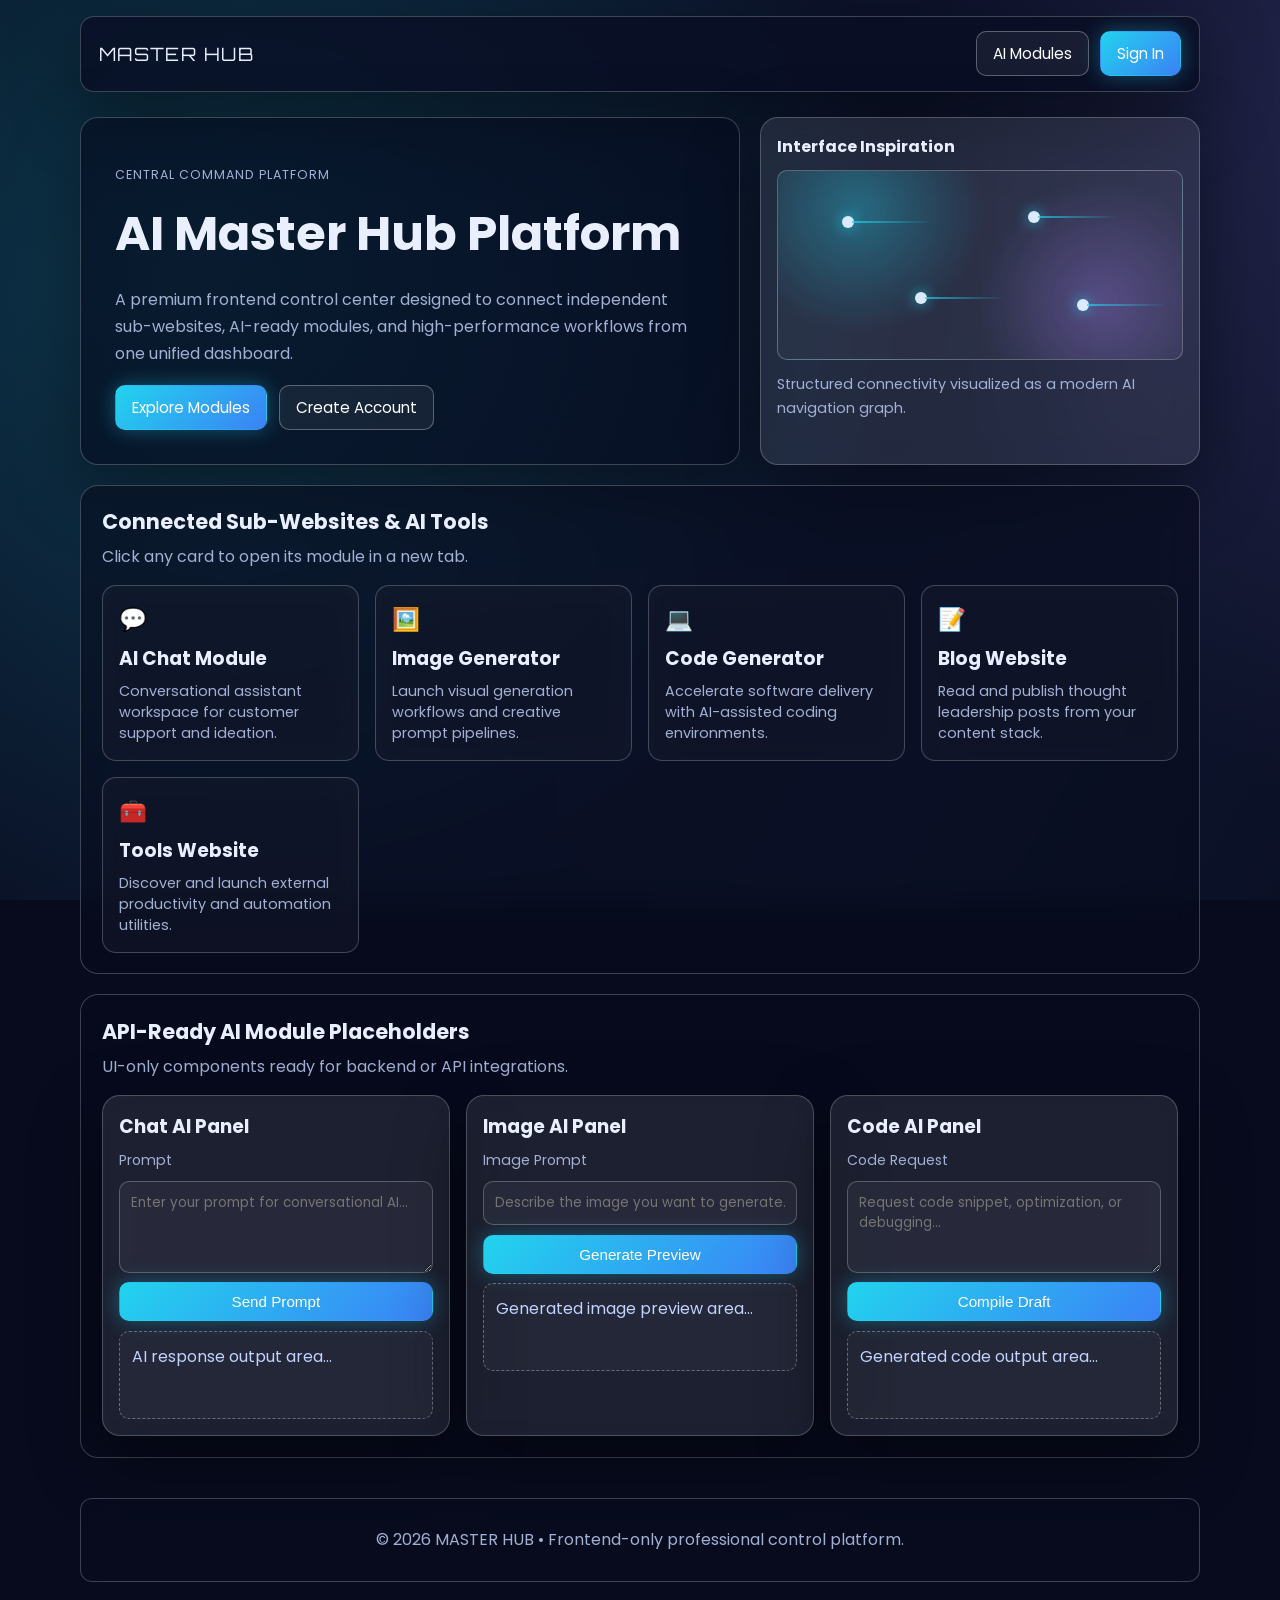
<file: index.html>
<!DOCTYPE html>
<html lang="en">
<head>
  <meta charset="UTF-8" />
  <meta name="viewport" content="width=device-width, initial-scale=1.0" />
  <title>MASTER HUB | AI Master Hub Platform</title>
  <link rel="preconnect" href="https://fonts.googleapis.com" />
  <link rel="preconnect" href="https://fonts.gstatic.com" crossorigin />
  <link href="https://fonts.googleapis.com/css2?family=Orbitron:wght@500;700&family=Poppins:wght@300;400;500;600;700&display=swap" rel="stylesheet" />
  <link rel="stylesheet" href="css/style.css" />
</head>
<body>
  <div class="animated-bg" aria-hidden="true"></div>

  <header class="top-nav glass reveal">
    <div class="logo">MASTER HUB</div>
    <nav>
      <a class="ghost-btn" href="#modules">AI Modules</a>
      <a class="primary-btn" href="signin.html">Sign In</a>
    </nav>
  </header>

  <main>
    <section class="hero reveal">
      <div class="hero-text">
        <p class="eyebrow">Central Command Platform</p>
        <h1>AI Master Hub Platform</h1>
        <p>
          A premium frontend control center designed to connect independent sub-websites,
          AI-ready modules, and high-performance workflows from one unified dashboard.
        </p>
        <div class="hero-actions">
          <a href="#web-links" class="primary-btn">Explore Modules</a>
          <a href="signup.html" class="ghost-btn">Create Account</a>
        </div>
      </div>
      <aside class="hero-panel glass">
        <h2>Interface Inspiration</h2>
        <div class="network-preview" aria-hidden="true">
          <span></span><span></span><span></span><span></span>
        </div>
        <p>Structured connectivity visualized as a modern AI navigation graph.</p>
      </aside>
    </section>

    <section id="web-links" class="section reveal">
      <div class="section-head">
        <h2>Connected Sub-Websites & AI Tools</h2>
        <p>Click any card to open its module in a new tab.</p>
      </div>
      <div class="card-grid">
        <a class="hub-card" href="https://chat.openai.com" target="_blank" rel="noopener noreferrer">
          <span class="icon">💬</span>
          <h3>AI Chat Module</h3>
          <p>Conversational assistant workspace for customer support and ideation.</p>
        </a>
        <a class="hub-card" href="https://www.midjourney.com" target="_blank" rel="noopener noreferrer">
          <span class="icon">🖼️</span>
          <h3>Image Generator</h3>
          <p>Launch visual generation workflows and creative prompt pipelines.</p>
        </a>
        <a class="hub-card" href="https://github.com/features/copilot" target="_blank" rel="noopener noreferrer">
          <span class="icon">💻</span>
          <h3>Code Generator</h3>
          <p>Accelerate software delivery with AI-assisted coding environments.</p>
        </a>
        <a class="hub-card" href="https://medium.com" target="_blank" rel="noopener noreferrer">
          <span class="icon">📝</span>
          <h3>Blog Website</h3>
          <p>Read and publish thought leadership posts from your content stack.</p>
        </a>
        <a class="hub-card" href="https://www.producthunt.com" target="_blank" rel="noopener noreferrer">
          <span class="icon">🧰</span>
          <h3>Tools Website</h3>
          <p>Discover and launch external productivity and automation utilities.</p>
        </a>
      </div>
    </section>

    <section id="modules" class="section reveal">
      <div class="section-head">
        <h2>API-Ready AI Module Placeholders</h2>
        <p>UI-only components ready for backend or API integrations.</p>
      </div>
      <div class="module-grid">
        <article class="module-card glass">
          <h3>Chat AI Panel</h3>
          <label for="chat-input">Prompt</label>
          <textarea id="chat-input" placeholder="Enter your prompt for conversational AI..."></textarea>
          <button class="primary-btn">Send Prompt</button>
          <div class="output-box">AI response output area...</div>
        </article>

        <article class="module-card glass">
          <h3>Image AI Panel</h3>
          <label for="image-input">Image Prompt</label>
          <input id="image-input" type="text" placeholder="Describe the image you want to generate..." />
          <button class="primary-btn">Generate Preview</button>
          <div class="output-box">Generated image preview area...</div>
        </article>

        <article class="module-card glass">
          <h3>Code AI Panel</h3>
          <label for="code-input">Code Request</label>
          <textarea id="code-input" placeholder="Request code snippet, optimization, or debugging..."></textarea>
          <button class="primary-btn">Compile Draft</button>
          <div class="output-box">Generated code output area...</div>
        </article>
      </div>
    </section>
  </main>

  <footer class="footer reveal">
    <p>© 2026 MASTER HUB • Frontend-only professional control platform.</p>
  </footer>

  <script src="js/main.js"></script>
</body>
</html>
</file>
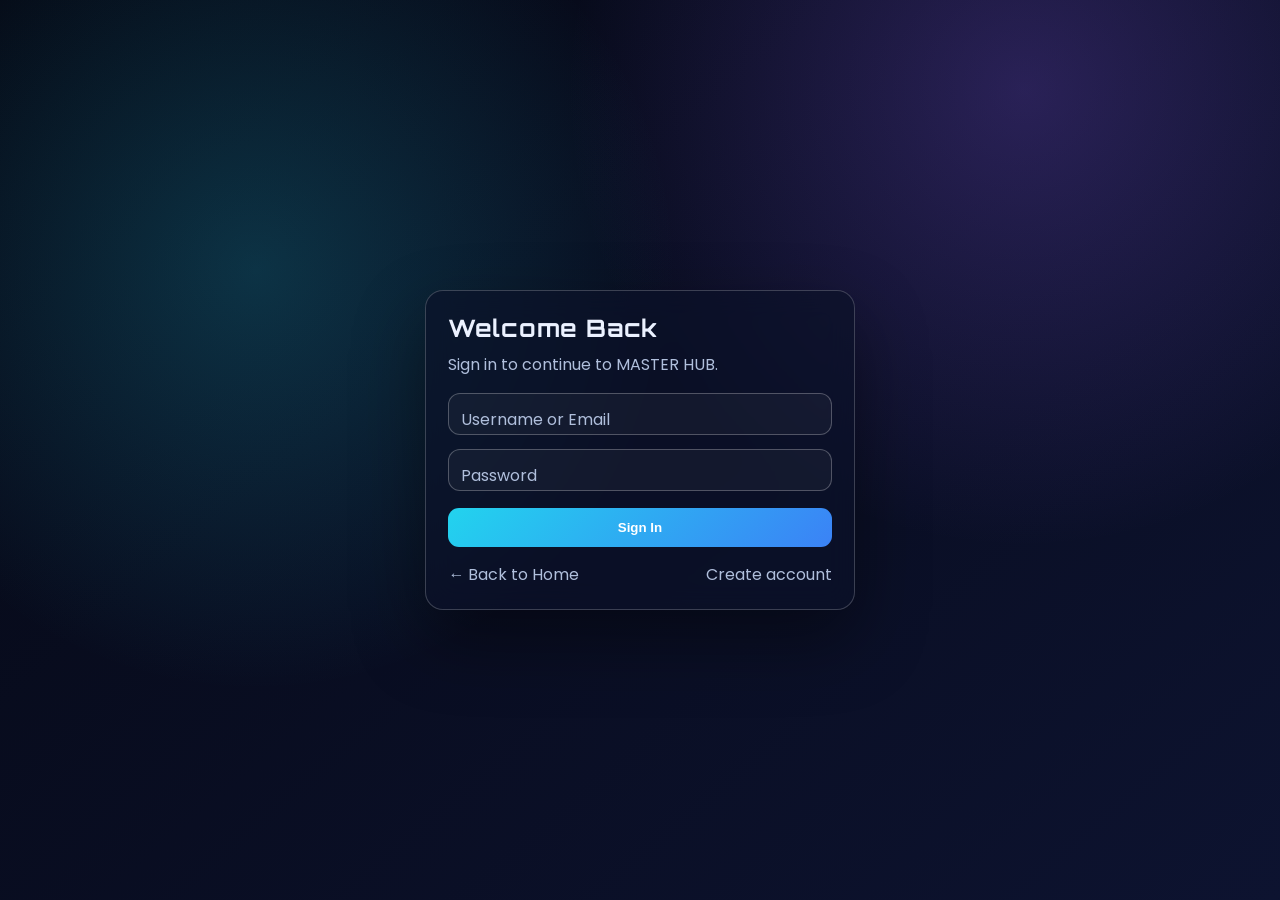
<file: signin.html>
<!DOCTYPE html>
<html lang="en">
<head>
  <meta charset="UTF-8" />
  <meta name="viewport" content="width=device-width, initial-scale=1.0" />
  <title>Sign In | MASTER HUB</title>
  <link rel="preconnect" href="https://fonts.googleapis.com" />
  <link rel="preconnect" href="https://fonts.gstatic.com" crossorigin />
  <link href="https://fonts.googleapis.com/css2?family=Orbitron:wght@500;700&family=Poppins:wght@300;400;500;600;700&display=swap" rel="stylesheet" />
  <link rel="stylesheet" href="css/login.css" />
</head>
<body>
  <div class="animated-bg" aria-hidden="true"></div>
  <main class="auth-page">
    <section class="auth-card">
      <h1>Welcome Back</h1>
      <p>Sign in to continue to MASTER HUB.</p>

      <form class="auth-form" novalidate>
        <div class="input-group">
          <input type="text" id="email" required placeholder=" " />
          <label for="email">Username or Email</label>
        </div>

        <div class="input-group">
          <input type="password" id="password" required placeholder=" " />
          <label for="password">Password</label>
        </div>

        <button type="submit" class="primary-btn">Sign In</button>
      </form>

      <div class="auth-links">
        <a href="index.html">← Back to Home</a>
        <a href="signup.html">Create account</a>
      </div>
    </section>
  </main>

  <script src="js/login.js"></script>
</body>
</html>
</file>
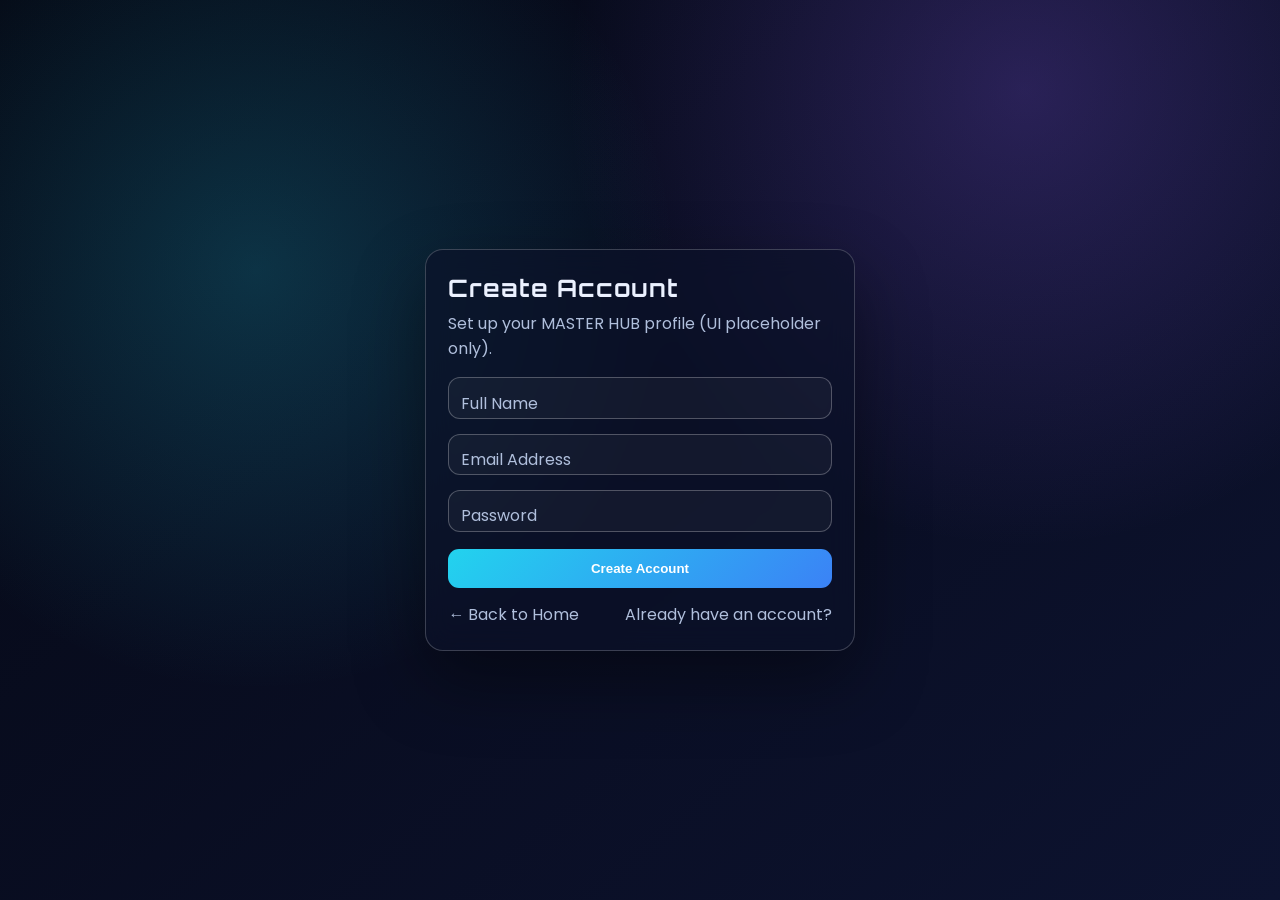
<file: signup.html>
<!DOCTYPE html>
<html lang="en">
<head>
  <meta charset="UTF-8" />
  <meta name="viewport" content="width=device-width, initial-scale=1.0" />
  <title>Sign Up | MASTER HUB</title>
  <link rel="preconnect" href="https://fonts.googleapis.com" />
  <link rel="preconnect" href="https://fonts.gstatic.com" crossorigin />
  <link href="https://fonts.googleapis.com/css2?family=Orbitron:wght@500;700&family=Poppins:wght@300;400;500;600;700&display=swap" rel="stylesheet" />
  <link rel="stylesheet" href="css/login.css" />
</head>
<body>
  <div class="animated-bg" aria-hidden="true"></div>
  <main class="auth-page">
    <section class="auth-card">
      <h1>Create Account</h1>
      <p>Set up your MASTER HUB profile (UI placeholder only).</p>

      <form class="auth-form" novalidate>
        <div class="input-group">
          <input type="text" id="full-name" required placeholder=" " />
          <label for="full-name">Full Name</label>
        </div>

        <div class="input-group">
          <input type="email" id="signup-email" required placeholder=" " />
          <label for="signup-email">Email Address</label>
        </div>

        <div class="input-group">
          <input type="password" id="signup-password" required placeholder=" " />
          <label for="signup-password">Password</label>
        </div>

        <button type="submit" class="primary-btn">Create Account</button>
      </form>

      <div class="auth-links">
        <a href="index.html">← Back to Home</a>
        <a href="signin.html">Already have an account?</a>
      </div>
    </section>
  </main>

  <script src="js/login.js"></script>
</body>
</html>
</file>
<file: css/style.css>
:root {
  --bg-primary: #070b1d;
  --bg-secondary: #0f1630;
  --text-primary: #e9efff;
  --text-muted: #a2b0d3;
  --cyan: #22d3ee;
  --violet: #9f7aea;
  --glass: rgba(255, 255, 255, 0.09);
  --border: rgba(255, 255, 255, 0.22);
  --radius: 18px;
  --shadow: 0 24px 70px rgba(0, 0, 0, 0.4);
}

* { box-sizing: border-box; }

html { scroll-behavior: smooth; }

body {
  margin: 0;
  font-family: 'Poppins', sans-serif;
  background: var(--bg-primary);
  color: var(--text-primary);
  min-height: 100vh;
  overflow-x: hidden;
}

.animated-bg {
  position: fixed;
  inset: 0;
  z-index: -1;
  background: radial-gradient(circle at 10% 20%, rgba(34, 211, 238, 0.22), transparent 35%),
              radial-gradient(circle at 90% 10%, rgba(159, 122, 234, 0.24), transparent 38%),
              linear-gradient(120deg, var(--bg-primary), var(--bg-secondary), #030510);
  background-size: 150% 150%;
  animation: moveGradient 16s ease infinite;
}

@keyframes moveGradient {
  0%, 100% { background-position: 0% 50%; }
  50% { background-position: 100% 50%; }
}

.top-nav,
.section,
.footer,
.hero-panel,
.module-card,
.hub-card {
  backdrop-filter: blur(14px);
}

.glass {
  background: var(--glass);
  border: 1px solid var(--border);
  border-radius: var(--radius);
  box-shadow: var(--shadow);
}

.top-nav {
  position: sticky;
  top: 12px;
  width: min(1120px, calc(100% - 2rem));
  margin: 1rem auto;
  display: flex;
  justify-content: space-between;
  align-items: center;
  padding: 0.9rem 1.1rem;
  border: 1px solid var(--border);
  border-radius: 14px;
  background: rgba(10, 14, 35, 0.78);
  transition: transform 0.35s ease, border-color 0.35s ease;
}

.top-nav:hover { transform: translateY(-2px); border-color: rgba(34, 211, 238, 0.5); }

.logo { font-family: 'Orbitron', sans-serif; letter-spacing: 0.08em; font-size: 1.15rem; }
nav { display: flex; gap: 0.7rem; }

.primary-btn,
.ghost-btn {
  border-radius: 10px;
  padding: 0.62rem 1rem;
  color: white;
  text-decoration: none;
  border: 1px solid transparent;
  transition: all 0.25s ease;
  font-size: 0.95rem;
}

.primary-btn {
  background: linear-gradient(135deg, var(--cyan), #3b82f6);
  box-shadow: 0 0 20px rgba(34, 211, 238, 0.35);
}
.primary-btn:hover { transform: translateY(-2px); box-shadow: 0 0 26px rgba(34, 211, 238, 0.6); }

.ghost-btn {
  border-color: rgba(255, 255, 255, 0.3);
  background: rgba(255, 255, 255, 0.06);
}
.ghost-btn:hover { border-color: var(--violet); box-shadow: 0 0 20px rgba(159, 122, 234, 0.4); }

main { width: min(1120px, calc(100% - 2rem)); margin: 0 auto 2.5rem; }

.hero {
  display: grid;
  gap: 1.2rem;
  grid-template-columns: 1.2fr 0.8fr;
  align-items: stretch;
  margin-top: 1.6rem;
}

.hero-text {
  background: rgba(6, 10, 30, 0.62);
  border: 1px solid var(--border);
  border-radius: var(--radius);
  padding: clamp(1.3rem, 3vw, 2.1rem);
  box-shadow: var(--shadow);
}

.eyebrow { color: var(--cyan); letter-spacing: 0.08em; text-transform: uppercase; font-size: 0.78rem; }
.hero h1 { margin: 0.35rem 0 0.8rem; font-size: clamp(1.8rem, 5vw, 3rem); }
.hero p { color: var(--text-muted); line-height: 1.7; }
.hero-actions { margin-top: 1.1rem; display: flex; gap: 0.8rem; flex-wrap: wrap; }

.hero-panel { padding: 1rem; display: flex; flex-direction: column; gap: 0.7rem; }
.hero-panel h2 { margin: 0; font-size: 1rem; }
.network-preview {
  position: relative;
  width: 100%;
  min-height: 190px;
  border-radius: 10px;
  border: 1px solid rgba(255,255,255,0.25);
  background: radial-gradient(circle at 20% 20%, rgba(34,211,238,.35), transparent 35%),
              radial-gradient(circle at 80% 70%, rgba(159,122,234,.35), transparent 35%),
              rgba(255,255,255,0.03);
  overflow: hidden;
}

.network-preview span {
  position: absolute;
  width: 12px;
  height: 12px;
  border-radius: 50%;
  background: #dbeafe;
  box-shadow: 0 0 14px rgba(34,211,238,.8);
}

.network-preview span::after {
  content: "";
  position: absolute;
  left: 10px;
  top: 5px;
  width: 80px;
  height: 2px;
  background: linear-gradient(90deg, rgba(34,211,238,.7), transparent);
}

.network-preview span:nth-child(1) { left: 16%; top: 24%; }
.network-preview span:nth-child(2) { left: 62%; top: 21%; }
.network-preview span:nth-child(3) { left: 34%; top: 64%; }
.network-preview span:nth-child(4) { left: 74%; top: 68%; }
.hero-panel p { margin: 0; color: var(--text-muted); font-size: 0.9rem; }

.section {
  margin-top: 1.25rem;
  padding: 1.3rem;
  border-radius: var(--radius);
  background: rgba(8, 12, 30, 0.55);
  border: 1px solid var(--border);
}

.section-head h2 { margin: 0; font-size: 1.3rem; }
.section-head p { margin-top: 0.4rem; color: var(--text-muted); }

.card-grid,
.module-grid {
  margin-top: 1rem;
  display: grid;
  gap: 1rem;
  grid-template-columns: repeat(auto-fit, minmax(210px, 1fr));
}

.hub-card {
  text-decoration: none;
  color: inherit;
  border-radius: 14px;
  border: 1px solid var(--border);
  padding: 1rem;
  background: rgba(255, 255, 255, 0.03);
  transition: transform 0.3s ease, border-color 0.3s ease, box-shadow 0.3s ease;
}
.hub-card:hover {
  transform: translateY(-8px);
  border-color: var(--cyan);
  box-shadow: 0 0 30px rgba(34, 211, 238, 0.3);
}
.hub-card .icon { font-size: 1.4rem; }
.hub-card h3 { margin: 0.55rem 0 0.45rem; }
.hub-card p { margin: 0; color: var(--text-muted); font-size: 0.9rem; }

.module-card { padding: 1rem; display: flex; flex-direction: column; gap: 0.6rem; }
.module-card h3 { margin: 0; }
.module-card label { font-size: 0.88rem; color: var(--text-muted); }
.module-card input,
.module-card textarea {
  border: 1px solid rgba(255,255,255,0.24);
  background: rgba(255,255,255,0.05);
  border-radius: 10px;
  color: white;
  padding: 0.7rem;
  font-family: inherit;
  transition: border-color 0.25s ease, box-shadow 0.25s ease;
}
.module-card textarea { min-height: 92px; resize: vertical; }
.module-card input:focus,
.module-card textarea:focus {
  outline: none;
  border-color: var(--cyan);
  box-shadow: 0 0 0 3px rgba(34, 211, 238, 0.2);
}
.output-box {
  min-height: 88px;
  border-radius: 10px;
  border: 1px dashed rgba(255,255,255,0.32);
  background: rgba(255,255,255,0.03);
  padding: 0.75rem;
  color: #c2d3ff;
}

.footer {
  width: min(1120px, calc(100% - 2rem));
  margin: 0 auto 1.8rem;
  padding: 0.8rem 1rem;
  text-align: center;
  border-radius: 12px;
  border: 1px solid var(--border);
  color: var(--text-muted);
  background: rgba(8, 12, 30, 0.5);
}

.reveal {
  opacity: 0;
  transform: translateY(22px);
  transition: opacity 0.7s ease, transform 0.7s ease;
}
.reveal.visible {
  opacity: 1;
  transform: translateY(0);
}

@media (max-width: 860px) {
  .hero { grid-template-columns: 1fr; }
}

@media (max-width: 560px) {
  nav { gap: 0.4rem; }
  .primary-btn,
  .ghost-btn { font-size: 0.85rem; padding: 0.55rem 0.8rem; }
  .top-nav { top: 6px; width: calc(100% - 1rem); }
  main, .footer { width: calc(100% - 1rem); }
}
</file>
<file: css/login.css>
:root {
  --bg: #050814;
  --panel: rgba(11, 17, 40, 0.65);
  --border: rgba(255, 255, 255, 0.2);
  --cyan: #22d3ee;
  --violet: #8b5cf6;
  --text: #ebf1ff;
  --muted: #b0bfdc;
}

* { box-sizing: border-box; }

body {
  margin: 0;
  font-family: 'Poppins', sans-serif;
  color: var(--text);
  min-height: 100vh;
  background: var(--bg);
  overflow: hidden;
}

.animated-bg {
  position: fixed;
  inset: 0;
  z-index: -1;
  background: radial-gradient(circle at 20% 30%, rgba(34, 211, 238, 0.2), transparent 35%),
              radial-gradient(circle at 80% 10%, rgba(139, 92, 246, 0.25), transparent 35%),
              linear-gradient(140deg, #050814, #0d1330);
  animation: drift 15s ease-in-out infinite;
}

@keyframes drift {
  0%, 100% { filter: hue-rotate(0deg); }
  50% { filter: hue-rotate(22deg); }
}

.auth-page {
  min-height: 100vh;
  display: grid;
  place-items: center;
  padding: 1rem;
}

.auth-card {
  width: min(430px, 100%);
  background: var(--panel);
  border: 1px solid var(--border);
  border-radius: 18px;
  backdrop-filter: blur(14px);
  box-shadow: 0 30px 70px rgba(0, 0, 0, 0.4);
  padding: 1.4rem;
  animation: fadeUp 0.75s ease;
}

@keyframes fadeUp {
  from { opacity: 0; transform: translateY(18px); }
  to { opacity: 1; transform: translateY(0); }
}

.auth-card h1 {
  margin: 0;
  font-family: 'Orbitron', sans-serif;
  letter-spacing: 0.04em;
  font-size: 1.5rem;
}

.auth-card p { margin: 0.55rem 0 1rem; color: var(--muted); }
.auth-form { display: flex; flex-direction: column; gap: 0.9rem; }

.input-group {
  position: relative;
}

.input-group input {
  width: 100%;
  border: 1px solid rgba(255,255,255,0.26);
  border-radius: 12px;
  background: rgba(255,255,255,0.04);
  color: var(--text);
  padding: 1rem 0.8rem 0.55rem;
  transition: all 0.25s ease;
}

.input-group label {
  position: absolute;
  left: 0.8rem;
  top: 0.85rem;
  color: var(--muted);
  pointer-events: none;
  transition: all 0.25s ease;
  background: transparent;
}

.input-group input:focus,
.input-group input:not(:placeholder-shown) {
  outline: none;
  border-color: var(--cyan);
  box-shadow: 0 0 0 3px rgba(34, 211, 238, 0.18);
}

.input-group input:focus + label,
.input-group input:not(:placeholder-shown) + label {
  top: 0.2rem;
  font-size: 0.72rem;
  color: var(--cyan);
}

.primary-btn {
  margin-top: 0.2rem;
  border: none;
  border-radius: 11px;
  padding: 0.75rem 1rem;
  background: linear-gradient(135deg, var(--cyan), #3b82f6);
  color: white;
  cursor: pointer;
  font-weight: 600;
  transition: transform 0.22s ease, box-shadow 0.22s ease;
}

.primary-btn:hover {
  transform: translateY(-2px);
  box-shadow: 0 0 25px rgba(34, 211, 238, 0.45);
}

.auth-links {
  margin-top: 0.9rem;
  display: flex;
  justify-content: space-between;
  gap: 0.7rem;
  flex-wrap: wrap;
}

.auth-links a {
  color: var(--muted);
  text-decoration: none;
  transition: color 0.2s ease;
}

.auth-links a:hover { color: var(--violet); }
</file>
